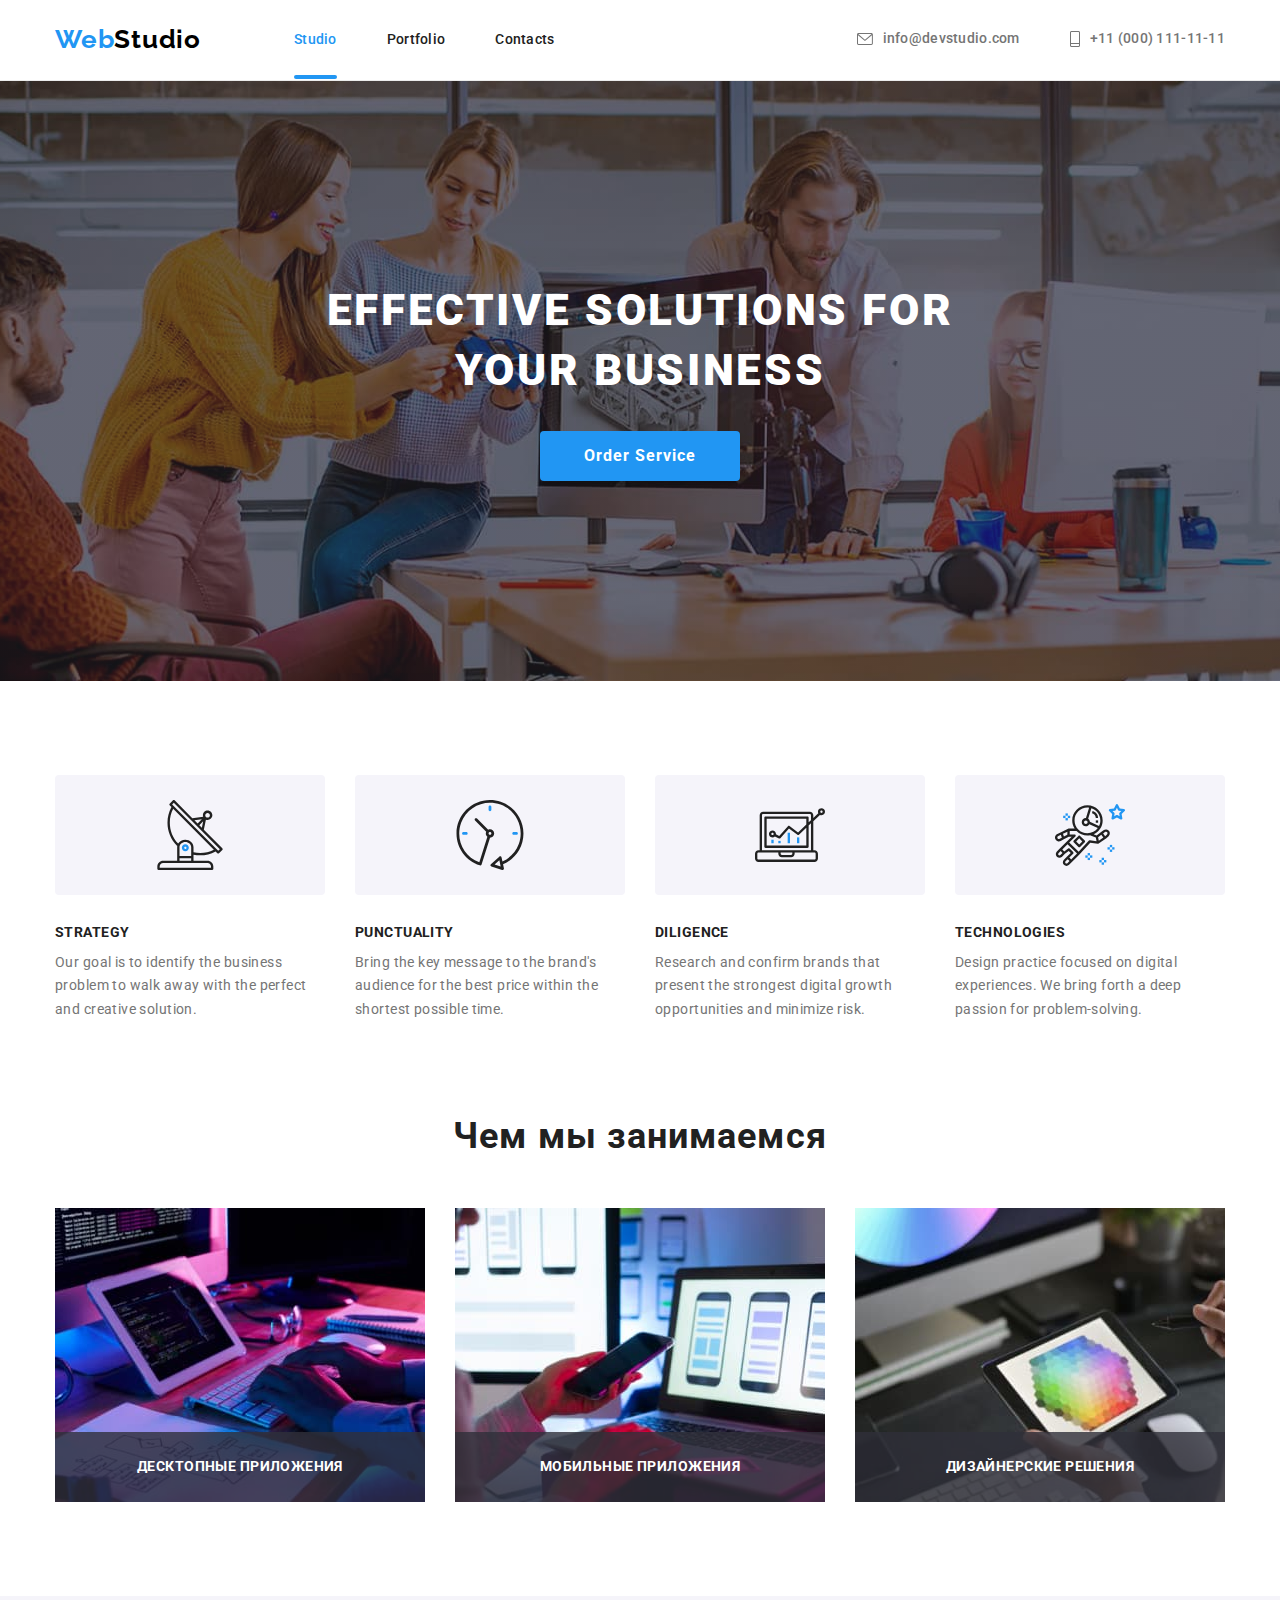
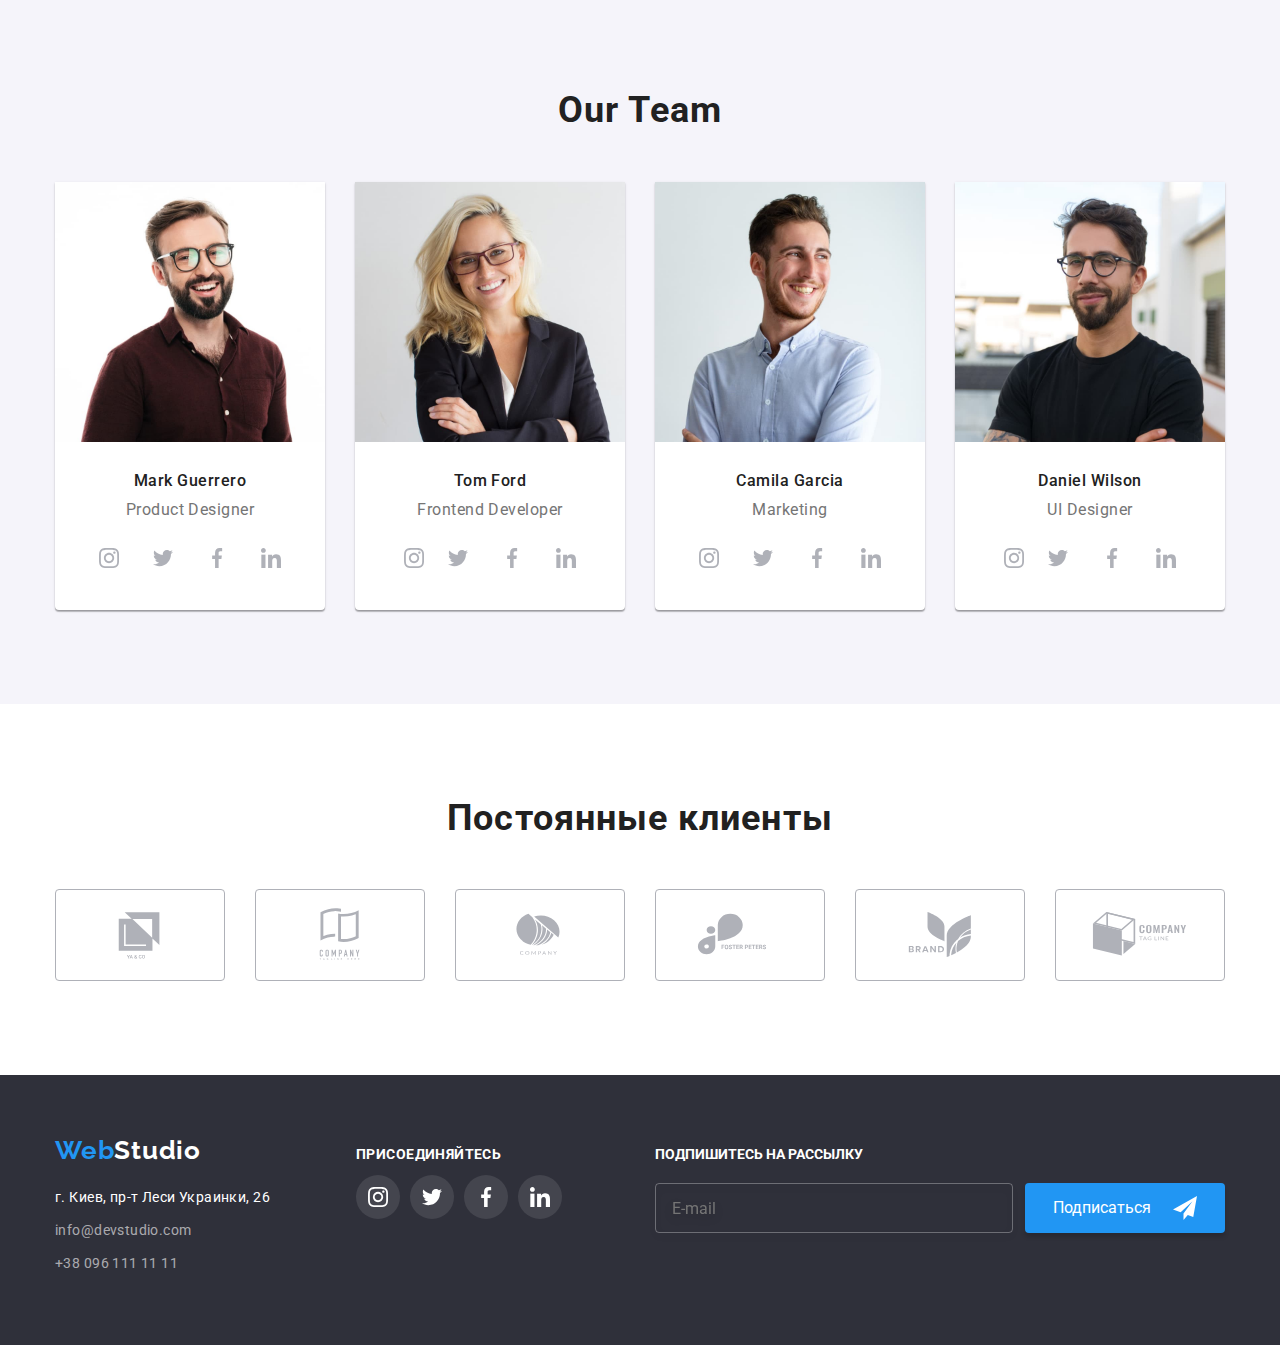
<file: index.html>
<!DOCTYPE html>
<html lang="ru">
<head>
    <meta charset="UTF-8">
    <meta http-equiv="X-UA-Compatible" content="IE=edge">
    <meta name="viewport" content="width=device-width, initial-scale=1.0">
    <title>Document</title>
    <link rel="preconnect" href="https://fonts.googleapis.com">
    <link rel="preconnect" href="https://fonts.gstatic.com" crossorigin>
    <link href="https://fonts.googleapis.com/css2?family=Raleway:wght@700&family=Roboto:wght@400;500;700;900&display=swap" rel="stylesheet">
    <link rel="stylesheet" href="https://cdnjs.cloudflare.com/ajax/libs/modern-normalize/1.1.0/modern-normalize.min.css">
    <link rel="stylesheet" href="./css/main.min.css">
</head>
<body>
    <header class="header">
        <div class="container header__container">
    <nav class="navigation">
        <a href="/" class="nav-logo"><span class="header-logo">Web</span>Studio</a>
        <ul class="nav-list list">
            <li class="nav-list__item"><a href="./index.html" class="nav-list__link active">Studio</a></li>
            <li class="nav-list__item"><a href="./portfolio.html" class="nav-list__link">Portfolio</a></li>
            <li class="nav-list__item"><a href="" class="nav-list__link">Contacts</a></li>
        </ul>
    </nav>
        <ul class="header-link-conection list">
            <li class="header-link-conection__email">
                <a href="mailto:info@devstudio.com" class="header-link-conection__contacts"><svg class="header-link-conection__icon" width="16" height="12">
                    <use href="./images/icons.svg#icon-envelope"></use>
                </svg>info@devstudio.com</a></li>
            <li class="header-link-conection__tel">
                <a href="tel:+380961111111" class="header-link-conection__contacts"><svg class="header-link-conection__icon" width="10" height="16">
                    <use href="./images/icons.svg#icon-Vector"></use>
                </svg>+11 (000) 111-11-11</a></li>
        </ul>
        </div>
    </header>
    <main>
      <section class="hero">
          <div class="container">
            <h1 class="hero__title">Effective Solutions for Your Business</h1>
            <button type="button" class="hero__btn" data-modal-open>Order Service</button>
            </div>
      </section>  
    
    <section class="about__section">
        <div class="container">
        <h2 class="visually-hidden">Наши преимущества</h2>
        <ul class="about-list list">
            <li class="about-list__item">
                <div class="about-list__container">
                    <svg class="about-list__icon" width="70" height="70">
                        <use href="./images/icons.svg#icon-antenna-1"></use>
                    </svg>
                </div>
                <h3 class="about-list__subject">Strategy</h3>
                <p class="about-list__text">Our goal is to identify the business
                    problem to walk away with the perfect and creative solution. </p>
            </li>

            <li class="about-list__item">
                <div class="about-list__container">
                    <svg class="about-list__icon" width="70" height="70">
                        <use href="./images/icons.svg#icon-clock-1"></use>
                    </svg>
                </div>
                <h3 class="about-list__subject">Punctuality</h3>
                <p class="about-list__text"> Bring the key message to the brand's audience for the best price within the shortest possible time.</p>
            </li>

            <li class="about-list__item">
                <div class="about-list__container">
                    <svg class="about-list__icon" width="70" height="70">
                        <use href="./images/icons.svg#icon-diagram-1"></use>
                    </svg>
                </div>
                <h3 class="about-list__subject">Diligence</h3>
                <p class="about-list__text">Research and confirm brands that present the strongest digital growth opportunities and minimize risk.</p>
            </li>

            <li class="about-list__item">
                <div class="about-list__container">
                    <svg class="about-list__icon" width="70" height="70">
                        <use href="./images/icons.svg#icon-astronaut-1"></use>
                    </svg>
                </div>
                <h3 class="about-list__subject">Technologies</h3>
                <p class="about-list__text">Design practice focused on digital experiences. We bring forth a deep passion for problem-solving.</p>
            </li>
        </ul>
        </div>
    </section>

    <section class="sub__section">
        <div class="container">
        <h2 class="sub-title">Чем мы занимаемся</h2>
        <ul class="sub-list sub__list list">

            <li class="sub-list__item">
               
                <img src="./images/img-1.jpg" alt="desktop" width="370" height="294" class="sub-list__img">
            <div class="sub-list__text sub-text">
                <p>Десктопные приложения</p>
            </div>
            
            </li>

            <li class="sub-list__item">
                <img src="./images/img-2.jpg" alt="mobile" width="370" height="294" class="sub-list__img">
            <div class="sub-list__top-text sub-text">
                <p>Мобильные приложения</p>
            </div>
            </li>

            <li class="sub-list__item">
                <img src="./images/img-3.jpg" alt="tablet" width="370" height="294" class="sub-list__img">
            <div class="sub-list__top-text sub-text">
                <p>Дизайнерские решения</p>
            </div>
            </li>

        </ul>
        </div>
    </section>

    <section class="team">
        <div class="container">
        <h2 class="team__title">Our Team</h2>
        <ul class="team-list list">
            
            <li class="team-list__item">
                <img src="./images/ihor-demyanenko.jpg" alt="mark-guerrero" width="270" height="260" class="team-list__img">
                <div class="team-list__content">
                <h3 class="team-list__name">Mark Guerrero</h3>
                <p class="team-list__text">Product Designer</p>
                <ul class="team-social-list list">
                
                    <li class="team-social__item">
                        <a href="" class="team-social__link"><svg class="team-social__icon" width="20" height="20">
                            <use href="./images/icons.svg#icon-instagram-2"></use>
                        </svg>
                        </a>
                        
                    </li>
                
                    <li class="team-social__item">
                        <a href="" class="team-social__link"><svg class="team-social__icon" width="20" height="20">
                                <use href="./images/icons.svg#icon-twitter-1"></use>
                            </svg>
                        </a>
                    </li>
                
                    <li class="team-social__item">
                        <a href="" class="team-social__link"><svg class="team-social__icon" width="20" height="20">
                                <use href="./images/icons.svg#icon-facebook-1"></use>
                            </svg>
                        </a>
                    </li>
                
                    <li class="team-social__item">
                        <a href="" class="team-social__link"><svg class="team-social__icon" width="20" height="20">
                                <use href="./images/icons.svg#icon-linkedin-1"></use>
                            </svg>
                        </a>
                    </li>
                
                </ul>
                </div>
            </li>
            
            <li class="team-list__item">
                <img src="./images/olha-repina.jpg" alt="olha-repina" width="270" height="260" class="team-list__img">
                <div class="team-list__content">
                <h3 class="team-list__name">Tom Ford</h3>
                <p class="team-list__text">Frontend Developer</p>
                <ul class="team-social-list list">
                
                    <li class="team-social____item">
                        <a href="" class="team-social__link"><svg class="team-social__icon" width="20" height="20">
                                <use href="./images/icons.svg#icon-instagram-2"></use>
                            </svg>
                        </a>
                    
                    </li>
                
                    <li class="team-social__item">
                        <a href="" class="team-social__link"><svg class="team-social__icon" width="20" height="20">
                                <use href="./images/icons.svg#icon-twitter-1"></use>
                            </svg>
                        </a>
                    </li>
                
                    <li class="team-social__item">
                        <a href="" class="team-social__link"><svg class="team-social__icon" width="20" height="20">
                                <use href="./images/icons.svg#icon-facebook-1"></use>
                            </svg>
                        </a>
                    </li>
                
                    <li class="team-social__item">
                        <a href="" class="team-social__link"><svg class="team-social__icon" width="20" height="20">
                                <use href="./images/icons.svg#icon-linkedin-1"></use>
                            </svg>
                        </a>
                    </li>
                
                </ul>
                </div>
            </li>
            
            <li class="team-list__item">
                <img src="./images/nikolay-tarasov.jpg" alt="nikolay-tarasov" width="270" height="260" class="team-list__img">
                <div class="team-list__content">
                <h3 class="team-list__name">Camila Garcia</h3>
                <p class="team-list__text">Marketing</p>
                <ul class="team-social-list list">

                    <li class="team-social__item">
                        <a href="" class="team-social__link"><svg class="team-social__icon" width="20" height="20">
                                <use href="./images/icons.svg#icon-instagram-2"></use>
                            </svg>
                        </a>
                    
                    </li>

                    <li class="team-social__item">
                        <a href="" class="team-social__link"><svg class="team-social__icon" width="20" height="20">
                                <use href="./images/icons.svg#icon-twitter-1"></use>
                            </svg>
                        </a>
                    </li>

                    <li class="team-social__item">
                        <a href="" class="team-social__link"><svg class="team-social__icon" width="20" height="20">
                                <use href="./images/icons.svg#icon-facebook-1"></use>
                            </svg>
                        </a>
                    </li>

                    <li class="team-social__item">
                        <a href="" class="team-social__link"><svg class="team-social__icon" width="20" height="20">
                                <use href="./images/icons.svg#icon-linkedin-1"></use>
                            </svg>
                        </a>
                    </li>

                </ul>
                </div>
            </li>
            
            <li class="team-list__item">
                <img src="./images/mihail-ermakov.jpg" alt="mihail-ermakov" width="270" height="260" class="team-list__img">
                <div class="team-list__content">
                <h3 class="team-list__name">Daniel Wilson</h3>
                <p class="team-list__text">UI Designer</p>
                <ul class="team-social-list list">
                
            <li class="team-social__-item">
                <a href="" class="team-social__link"><svg class="team-social__icon" width="20" height="20">
                <use href="./images/icons.svg#icon-instagram-2"></use>
            </svg>
            </a>
            </li>
                
                    <li class="team-social__item">
                        <a href="" class="team-social__link"><svg class="team-social__icon" width="20" height="20">
                                <use href="./images/icons.svg#icon-twitter-1"></use>
                            </svg>
                        </a>
                    </li>
                
                    <li class="team-social__item">
                        <a href="" class="team-social__link"><svg class="team-social__icon" width="20" height="20">
                                <use href="./images/icons.svg#icon-facebook-1"></use>
                            </svg>
                        </a>
                    </li>
                
                    <li class="team-social__item">
                        <a href="" class="team-social__link"><svg class="team-social__icon" width="20" height="20">
                            <use href="./images/icons.svg#icon-linkedin-1"></use>
                        </svg>
                        </a>
                    </li>
                
                </ul>
                </div>
            </li>
        </ul>
        </div>
    </section>

<section class="client">
    <div class="container">
    <h2 class="client__title">Постоянные клиенты</h2>
    <ul class="client-list list">
        <li class="client-list__item">
        <a href="" class="client-list__link"><svg class="client-list__icon" width="106" height="60">
                <use href="./images/icons.svg#icon-Logo"></use>
            </svg>
        </a>
        </li>

        <li class="client-list__item">
            <a href="" class="client-list__link"><svg class="client-list__icon" width="106" height="60">
                    <use href="./images/icons.svg#icon-Logo-1"></use>
                </svg>
            </a>
        </li>

        <li class="client-list__item">
            <a href="" class="client-list__link"><svg class="client-list__icon" width="106" height="60">
                    <use href="./images/icons.svg#icon-Logo-2"></use>
                </svg>
            </a>
        </li>

        <li class="client-list__item">
            <a href="" class="client-list__link"><svg class="client-list__icon" width="106" height="60">
                    <use href="./images/icons.svg#icon-Logo-3"></use>
                </svg>
            </a>
        </li>

        <li class="client-list__item">
            <a href="" class="client-list__link"><svg class="client-list__icon" width="106" height="60">
                    <use href="./images/icons.svg#icon-Logo-4"></use>
                </svg>
            </a>
        </li>

        <li class="client-list__item">
            <a href="" class="client-list__link"><svg class="client-list__icon" width="106" height="60">
                    <use href="./images/icons.svg#icon-Logo-5"></use>
                </svg>
            </a>
        </li>
    </ul>
    </div>
</section>

    </main>
    <footer class="footer">
        <div class="container footer__container">
            <div class="footer-wrap">
        <a href="/" class="footer-logo"><span class="logo-second">Web</span>Studio</a>
        
        <address class="address">
            <ul class="address-list list">
                <li class="address-list__item"><a href="https://www.google.com/maps/place/%D0%B1%D1%83%D0%BB.+%D0%9B%D0%B5%D1%81%D0%B8+%D0%A3%D0%BA%D1%80%D0%B0%D0%B8%D0%BD%D0%BA%D0%B8,+26,+%D0%9A%D0%B8%D0%B5%D0%B2,+02000/@50.4265807,30.5361971,17z/data=!3m1!4b1!4m5!3m4!1s0x40d4cf0e033ecbe9:0x57a4dffefec77da0!8m2!3d50.4265807!4d30.5383858" class="address-list__map">г. Киев, пр-т Леси Украинки, 26</a></li>
                <li class="address-list__item"><a href="mailto:info@devstudio.com" class="address-list__link">info@devstudio.com</a></li>
                <li class="address-list__item"><a href="tel:+380961111111" class="address-list__link">+38 096 111 11 11</a></li>
            </ul>
        </address>
            </div>
        <div class="social">
            <p class="social__title">присоединяйтесь</p>
            <ul class="social-list list">
                <li class="social-list__item">
                    <a href="" class="social-list__link"><svg class="social-list__icon" width="20" height="20">
                            <use href="./images/icons.svg#icon-instagram-2"></use>
                        </svg>
                    </a>
                </li>

                <li class="social-list__item">
                    <a href="" class="social-list__link"><svg class="social-list__icon" width="20" height="20">
                            <use href="./images/icons.svg#icon-twitter-1"></use>
                        </svg>
                    </a>
                </li>

                <li class="social-list__item">
                    <a href="" class="social-list__link"><svg class="social-list__icon" width="20" height="20">
                            <use href="./images/icons.svg#icon-facebook-1"></use>
                        </svg>
                    </a>
                </li>

                <li class="social-list__item">
                    <a href="" class="social-list__link"><svg class="social-list__icon" width="20" height="20">
                            <use href="./images/icons.svg#icon-linkedin-1"></use>
                        </svg>
                    </a>
                </li>
            </ul>
        </div>

        <div class="subscription">
            <p class="subscription__title">Подпишитесь на рассылку</p>
            <form class="subscription__form">
                <div class="subscription__window">
                <input type="text" class="subscription__input" placeholder="E-mail">
                <button type="submit" class="subscription__btn btn"> Подписаться<svg class="subscription__icon" width="24" height="24">
                    <use href="./images/icons.svg#icon-icon-send"></use>
                </svg>
            </button>
            </div>
            </form>
        </div>
        </div>
    </footer>

    <div class="backdrop is-hidden" data-modal>
        <div class="modal">
            <button type="button" class="modal__close-btn" data-modal-close> <svg class="modal-close-icon" width="11" height="11">
                <use href="./images/icons.svg#icon-Vector-1"></use>
            </svg></button>
            <p class="modal__title">Оставьте свои данные, мы вам перезвоним</p>
            <form class="modaL__form">
            
                <div class="modal__label-wrap">
                <label for="user-name" class="modal__label">Имя</label>
                
                <div class="modal__input-wrap">
                <input type="text" name="user-name" class="modal__input">
                <svg class="modal__icon" width="18" height="18">
                    <use href="./images/icons.svg#icon-person-black-18dp-1"></use>
                </svg>
                </div>
                </div>
            
                <div class="modal__label-wrap">
                <label for="user-tel" class="modal__label">Телефон</label>
                <div class="modal__input-wrap">
                <input type="tel" name="user-tel" class="modal__input">
                <svg class="modal__icon" width="18" height="18">
                    <use href="./images/icons.svg#icon-phone-black-18dp-1"></use>
                </svg>
                </div>
                </div>

                <div class="modal__label-wrap">
                <label for="user-email" class="modal__label">Почта</label>
                <div class="modal__input-wrap">
                <input type="email" name="user-email" class="modal__input">
                <svg class="modal__icon" width="18" height="18">
                    <use href="./images/icons.svg#icon-email-black-18dp-1"></use>
                </svg>
                </div>
                </div>

                <div class="text__area">
                <label for="user__text" class="modal__label">Комментарий</label>
                <textarea name="user-text" id="user-text" class="modal__text" placeholder="Введите текст"></textarea>
                    </div>

                <div class="modal__label-input">
                    <input type="checkbox" class="modal__check visually-hidden" id="modal-check" name="modal-check">
                    <label for="modal-check" class="modal__check-text">Соглашаюсь с рассылкой и принимаю &nbsp;<a href="/" class="modal__link"> Условия договора</a></label>
                    </div>
                
            
                <button type="submit" class="modal__submit-button">Отправить</button>
            </form>
           
        </div>
    </div>
    <script src="./js/modal.js"></script>
    
</body>
</html>
</file>
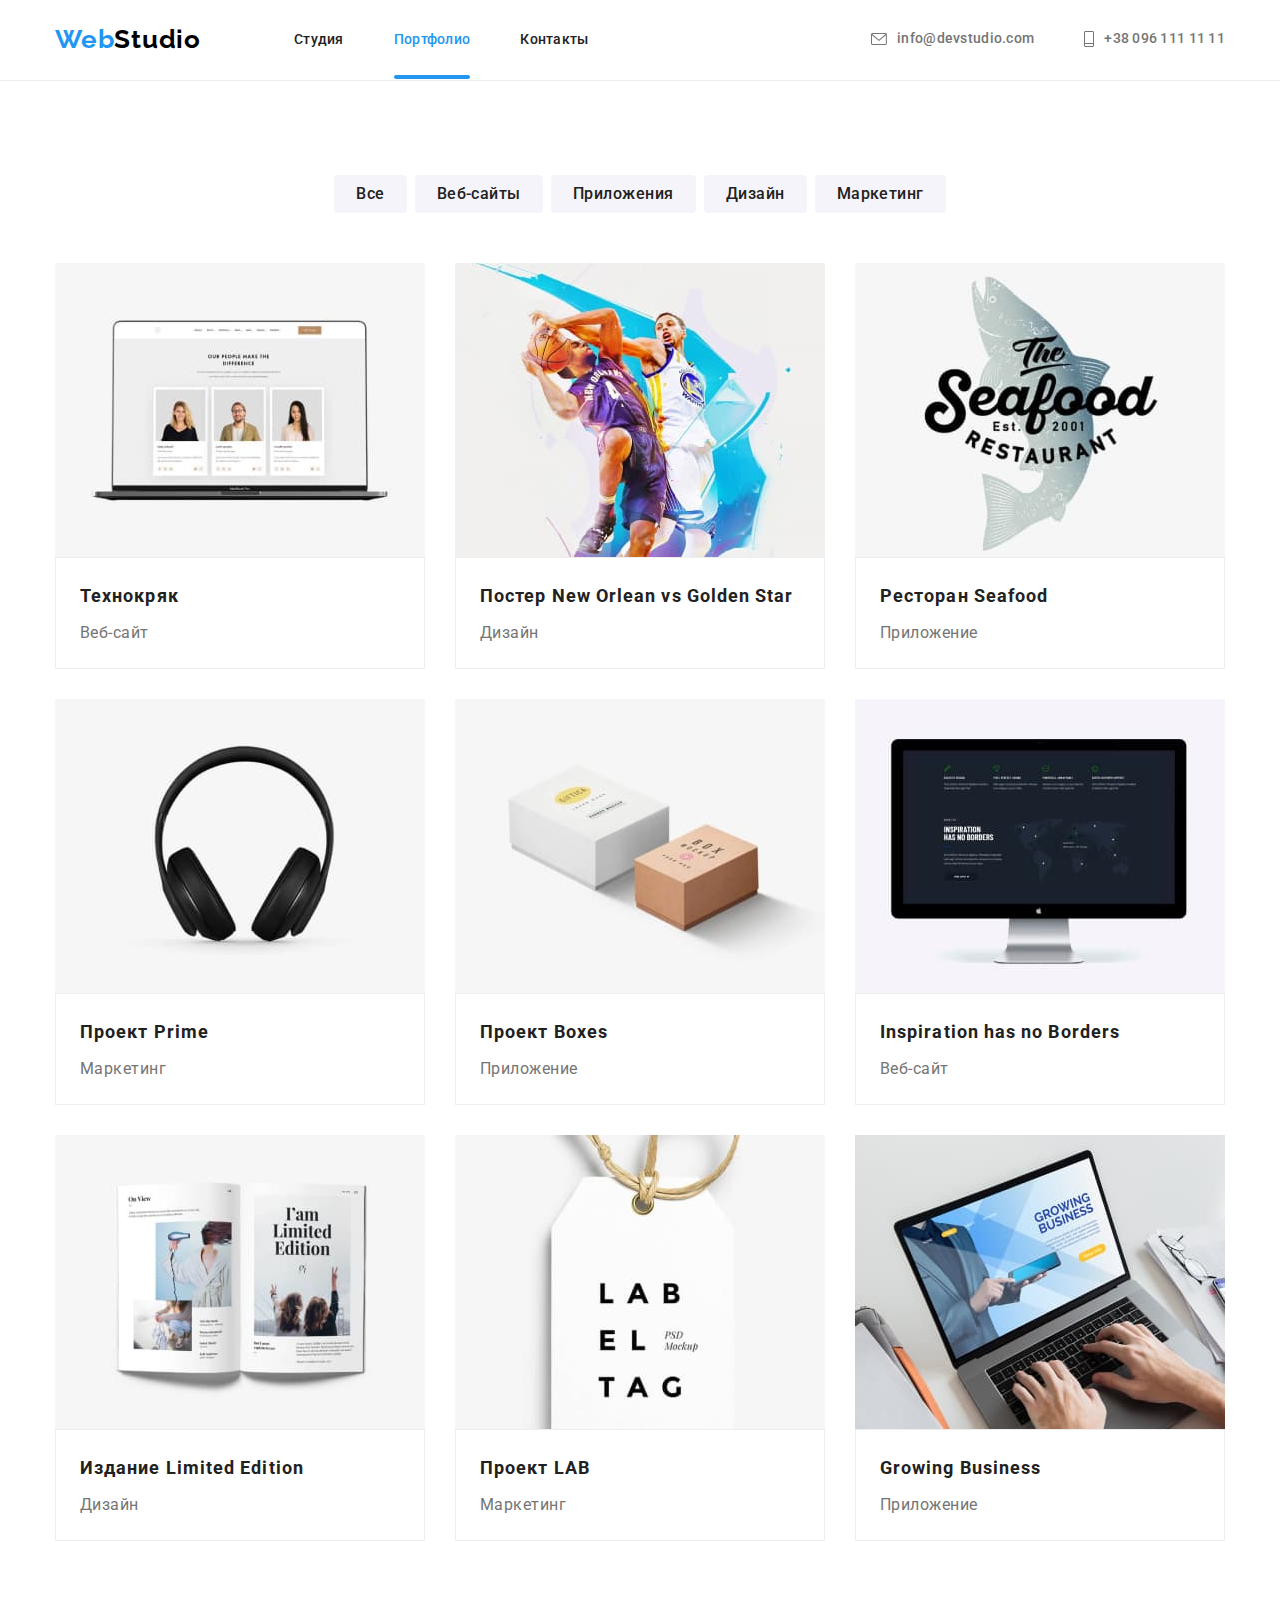
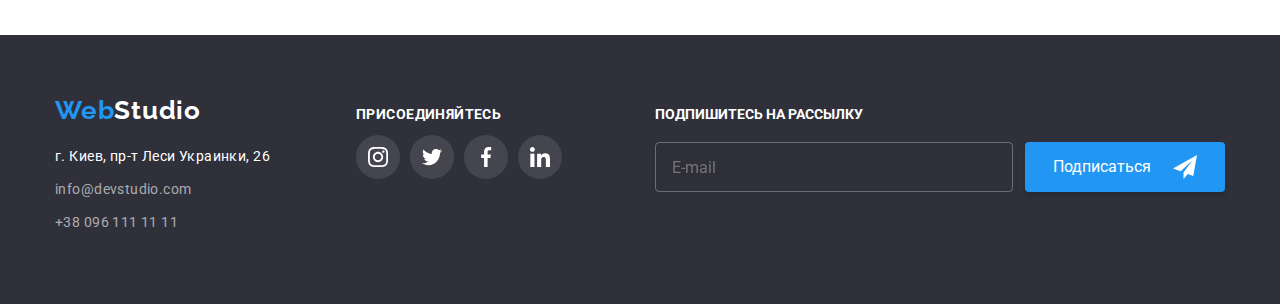
<file: portfolio.html>
<!DOCTYPE html>
<html lang="ru">
<head>
    <meta charset="UTF-8">
    <meta http-equiv="X-UA-Compatible" content="IE=edge">
    <meta name="viewport" content="width=device-width, initial-scale=1.0">
    <title>Document</title>
    <link rel="preconnect" href="https://fonts.googleapis.com">
    <link rel="preconnect" href="https://fonts.gstatic.com" crossorigin>
    <link href="https://fonts.googleapis.com/css2?family=Raleway:wght@700&family=Roboto:wght@400;500;700;900&display=swap" rel="stylesheet">
    <link rel="stylesheet" href="https://cdnjs.cloudflare.com/ajax/libs/modern-normalize/1.1.0/modern-normalize.min.css">
    <link rel="stylesheet" href="./css/main.min.css">
</head>
<body>
    <header class="header">
        <div class="container header__container">
    <nav class="navigation">
        <a href="/" class="nav-logo"><span class="header-logo">Web</span>Studio</a>
        <ul class="nav-list list">
            <li class="nav-list__item"><a href="./index.html" class="nav-list__link">Студия</a></li>
            <li class="nav-list__item"><a href="./portfolio.html" class="nav-list__link active">Портфолио</a></li>
            <li class="nav-list__item"><a href="" class="nav-list__link">Контакты</a></li>
        </ul>
    </nav>
        <ul class="header-link-conection list">
            <li class="header-link-conection__email">
                <a href="mailto:info@devstudio.com" class="header-link-conection__contacts"><svg class="header-link-conection__icon" width="16" height="12">
                    <use href="./images/icons.svg#icon-envelope"></use>
                </svg>info@devstudio.com</a></li>
            <li class="header-link-conection__tel">
                <a href="tel:+380961111111" class="header-link-conection__contacts"><svg class="header-link-conection__icon" width="10" height="16">
                    <use href="./images/icons.svg#icon-Vector"></use>
                </svg>+38 096 111 11 11  </a></li>
        </ul>
        </div>
    </header>
    <main>

        <section class="portfolio-section">
            <div class="container container-content">
            <h1 class="visually-hidden">Портфолио</h1>
       
            <ul class="portfolio-list list">
                <li class="portfolio-list__item"> 
                    <button type="button" class="portfolio-list__btn">Все</button>
                </li>

                <li class="portfolio-list__item"> 
                    <button type="button" class="portfolio-list__btn">Веб-сайты</button>
                </li>

                <li class="portfolio-list__item"> 
                    <button type="button" class="portfolio-list__btn">Приложения</button>
                </li>

                <li class="portfolio-list__item"> 
                    <button type="button" class="portfolio-list__btn">Дизайн</button>
                </li>

                <li class="portfolio-list__item"> 
                    <button type="button" class="portfolio-list__btn">Маркетинг</button>
                </li>
            </ul>
            
        
            <ul class="portfolio-cards-list list">
                <li class="portfolio-cards-list__item">
                    <a href="" class="portfolio-cards-list__link">
                        <div class="portfolio-cards-list__wrap">
                    <img src="./images/img-portfolio-1.jpg" alt="laptop" width="370" height="294" class="portfolio-cards-list__img">
                    <p class="portfolio-cards-list__top-text">Технокряк это современная площадка распространения коронавируса. Компании используют эту платформу для цифрового
                    шпионажа и атак на защищённые сервера конкурентов.</p>
                        </div>
                    <div class="portfolio-cards-list__content">
                    
                    <h2 class="portfolio-cards-list__subject">Технокряк</h2>
                    <p class="portfolio-cards-list__text">Веб-сайт</p>
                    </div>
                    </a>
                </li>

                <li class="portfolio-cards-list__item">
                    <a href="" class="portfolio-cards-list__link">
                        <div class="portfolio-cards-list__wrap">
                            <img src="./images/img-portfolio-2.jpg" alt="laptop" width="370" height="294" class="portfolio-cards-list__img">
                            <p class="portfolio-cards-list__top-text">Технокряк это современная площадка распространения коронавируса. Компании используют
                                эту платформу для цифрового
                                шпионажа и атак на защищённые сервера конкурентов.</p>
                        </div>
                    <div class="portfolio-cards-list__content">
                    <h2 class="portfolio-cards-list__subject">Постер New Orlean vs Golden Star</h2>
                    <p class="portfolio-cards-list__text">Дизайн</p>
                    </div>
                    </a>
                </li>

                <li class="portfolio-cards-list__item">
                    <a href="" class="portfolio-cards-list__link">
                    <div class="portfolio-cards-list__wrap">
                        <img src="./images/img-portfolio-3.jpg" alt="laptop" width="370" height="294" class="portfolio-cards-list__img">
                        <p class="portfolio-cards-list__top-text">Технокряк это современная площадка распространения коронавируса. Компании используют
                            эту платформу для цифрового
                            шпионажа и атак на защищённые сервера конкурентов.</p>
                    </div>
                        
                    <div class="portfolio-cards-list__content">
                    <h2 class="portfolio-cards-list__subject">Ресторан Seafood</h2>
                    <p class="portfolio-cards-list__text">Приложение</p>
                    </div>
                    </a>
                </li>

                <li class="portfolio-cards-list__item">
                    <a href="" class="portfolio-cards-list__link">
                        <div class="portfolio-cards-list__wrap">
                            <img src="./images/img-portfolio-4.jpg" alt="laptop" width="370" height="294" class="portfolio-cards-list__img">
                            <p class="portfolio-cards-list__top-text">Технокряк это современная площадка распространения коронавируса. Компании используют
                                эту платформу для цифрового
                                шпионажа и атак на защищённые сервера конкурентов.</p>
                        </div>
                    
                    <div class="portfolio-cards-list__content">
                    <h2 class="portfolio-cards-list__subject">Проект Prime</h2>
                    <p class="portfolio-cards-list__text">Маркетинг</p>
                    </div>
                    </a>
                </li>

                <li class="portfolio-cards-list__item">
                    <a href="" class="portfolio-cards-list__link">
                        <div class="portfolio-cards-list__wrap">
                            <img src="./images/img-portfolio-5.jpg" alt="laptop" width="370" height="294" class="portfolio-cards-list__img">
                            <p class="portfolio-cards-list__top-text">Технокряк это современная площадка распространения коронавируса. Компании используют
                                эту платформу для цифрового
                                шпионажа и атак на защищённые сервера конкурентов.</p>
                        </div>
                    
                    <div class="portfolio-cards-list__content">
                    <h2 class="portfolio-cards-list__subject">Проект Boxes</h2>
                    <p class="portfolio-cards-list__text">Приложение</p>
                    </div>
                    </a>
                </li>

                <li class="portfolio-cards-list__item">
                    <a href="" class="portfolio-cards-list__link">
                        <div class="portfolio-cards-list__wrap">
                            <img src="./images/img-portfolio-6.jpg" alt="laptop" width="370" height="294" class="portfolio-cards-list__img">
                            <p class="portfolio-cards-list__top-text">Технокряк это современная площадка распространения коронавируса. Компании используют
                                эту платформу для цифрового
                                шпионажа и атак на защищённые сервера конкурентов.</p>
                        </div>
                   
                    <div class="portfolio-cards-list__content">
                    <h2 class="portfolio-cards-list__subject">Inspiration has no Borders</h2>
                    <p class="portfolio-cards-list__text">Веб-сайт</p>
                    </div>
                    </a>
                </li>

                <li class="portfolio-cards-list__item">
                    <a href="" class="portfolio-cards-list__link">
                        <div class="portfolio-cards-list__wrap">
                            <img src="./images/img-portfolio-7.jpg" alt="laptop" width="370" height="294" class="portfolio-cards-list__img">
                            <p class="portfolio-cards-list__top-text">Технокряк это современная площадка распространения коронавируса. Компании используют
                                эту платформу для цифрового
                                шпионажа и атак на защищённые сервера конкурентов.</p>
                        </div>
                    
                    <div class="portfolio-cards-list__content">

                    <h2 class="portfolio-cards-list__subject">Издание Limited Edition</h2>
                    <p class="portfolio-cards-list__text">Дизайн</p>
                    </div>
                    </a>
                </li>

                <li class="portfolio-cards-list__item">
                    <a href="" class="portfolio-cards-list__link">
                        <div class="portfolio-cards-list__wrap">
                            <img src="./images/img-portfolio-8.jpg" alt="laptop" width="370" height="294" class="portfolio-cards-list__img">
                            <p class="portfolio-cards-list__top-text">Технокряк это современная площадка распространения коронавируса. Компании используют
                                эту платформу для цифрового
                                шпионажа и атак на защищённые сервера конкурентов.</p>
                        </div>
                    
                    <div class="portfolio-cards-list__content">
                    <h2 class="portfolio-cards-list__subject">Проект LAB</h2>
                    <p class="portfolio-cards-list__text">Маркетинг</p>
                    </div>
                    </a>
                </li>

                <li class="portfolio-cards-list__item">
                    <a href="" class="portfolio-cards-list__link">
                        <div class="portfolio-cards-list__wrap">
                            <img src="./images/img-portfolio-9.jpg" alt="laptop" width="370" height="294" class="portfolio-cards-list__img">
                            <p class="portfolio-cards-list__top-text">Технокряк это современная площадка распространения коронавируса. Компании используют
                                эту платформу для цифрового
                                шпионажа и атак на защищённые сервера конкурентов.</p>
                        </div>
                    
                    <div class="portfolio-cards-list__content">
                    <h2 class="portfolio-cards-list__subject">Growing Business</h2>
                    <p class="portfolio-cards-list__text">Приложение</p>
                    </div>
                    </a>
                </li>
            </ul>
            </div>
        </section>

    </main>
    <footer class="footer">
        <div class="container footer__container">
            <div class="footer-wrap">
        <a href="/" class="footer-logo"><span class="logo-second">Web</span>Studio</a>
        
        <address class="address">
            <ul class="address-list list">
                <li class="address-list__item"><a href="https://www.google.com/maps/place/%D0%B1%D1%83%D0%BB.+%D0%9B%D0%B5%D1%81%D0%B8+%D0%A3%D0%BA%D1%80%D0%B0%D0%B8%D0%BD%D0%BA%D0%B8,+26,+%D0%9A%D0%B8%D0%B5%D0%B2,+02000/@50.4265807,30.5361971,17z/data=!3m1!4b1!4m5!3m4!1s0x40d4cf0e033ecbe9:0x57a4dffefec77da0!8m2!3d50.4265807!4d30.5383858" class="address-list__map">г. Киев, пр-т Леси Украинки, 26</a></li>
                <li class="address-list__item"><a href="mailto:info@devstudio.com" class="address-list__link">info@devstudio.com</a></li>
                <li class="address-list__item"><a href="tel:+380961111111" class="address-list__link">+38 096 111 11 11</a></li>
            </ul>
        </address>
            </div>
        <div class="social">
            <p class="social__title">присоединяйтесь</p>
            <ul class="social-list list">
                <li class="social-list__item">
                    <a href="" class="social-list__link"><svg class="social-list__icon" width="20" height="20">
                            <use href="./images/icons.svg#icon-instagram-2"></use>
                        </svg>
                    </a>
                </li>

                <li class="social-list__item">
                    <a href="" class="social-list__link"><svg class="social-list__icon" width="20" height="20">
                            <use href="./images/icons.svg#icon-twitter-1"></use>
                        </svg>
                    </a>
                </li>

                <li class="social-list__item">
                    <a href="" class="social-list__link"><svg class="social-list__icon" width="20" height="20">
                            <use href="./images/icons.svg#icon-facebook-1"></use>
                        </svg>
                    </a>
                </li>

                <li class="social-list__item">
                    <a href="" class="social-list__link"><svg class="social-list__icon" width="20" height="20">
                            <use href="./images/icons.svg#icon-linkedin-1"></use>
                        </svg>
                    </a>
                </li>
            </ul>
        </div>

        <div class="subscription">
            <p class="subscription__title">Подпишитесь на рассылку</p>
            <form class="subscription__form">
                <div class="subscription__window">
                <input type="text" class="subscription__input" placeholder="E-mail">
                <button type="submit" class="subscription__btn btn"> Подписаться<svg class="subscription__icon" width="24" height="24">
                    <use href="./images/icons.svg#icon-icon-send"></use>
                </svg>
            </button>
            </div>
            </form>
        </div>
        </div>
    </footer>
</body>
</html>
</file>
<file: css/main.min.css>
:root{--title-color: #212121;--text-color: #757575;--logo-second-color: #000000;--hero-title-color: #ffffff;--background-color: #ffffff;--background-hero: #2f303a;--accent-color: #2196f3}p,h1,h2,h3,h4,h5,h6{margin:0}ul{margin:0;padding:0}img{display:block;max-width:100%;height:auto}button{cursor:pointer;border:none}body{font-family:'Roboto', sans-serif;background-color:var(--background-color);color:var(--title-color)}.list{list-style:none}a{text-decoration:none}.visually-hidden{position:absolute;white-space:nowrap;width:1px;height:1px;overflow:hidden;border:0;padding:0;clip:rect(0 0 0 0);clip-path:inset(50%);margin:-1px}.container{width:1200px;padding-left:15px;padding-right:15px;margin:0 auto}.nav-logo{font-family:'Raleway', sans-serif;font-weight:700;font-size:26px;line-height:1.19;letter-spacing:0.03em;color:var(--logo-second-color);margin-right:93px}.header-logo{font-family:'Raleway', sans-serif;font-weight:700;font-size:26px;line-height:1.19;letter-spacing:0.03em;color:var(--accent-color)}.header{padding-top:24px;padding-bottom:25px;border-bottom:1px solid #ececec}.navigation{display:flex;align-items:center}.nav-list{display:flex}.nav-list__item+.nav-list__item{margin-left:50px}.header-link-conection{display:flex;margin-left:auto}.header__container{display:flex;align-items:center}.nav-list__link{font-weight:500;font-size:14px;line-height:1.14;letter-spacing:0.02em;color:var(--title-color);transition:color 250ms cubic-bezier(0.4, 0, 0.2, 1)}.nav-list__link:hover,.nav-list__link:focus{color:var(--accent-color)}.nav-list__link.active{color:var(--accent-color);position:relative}.nav-list__link.active::after{content:'';width:100%;height:4px;border-radius:2px;position:absolute;background-color:var(--accent-color);left:0;bottom:-32px}.header-link-conection__contacts{font-weight:500;font-size:14px;line-height:1.14;letter-spacing:0.02em;color:var(--text-color);display:flex;align-items:center;transition:color 250ms cubic-bezier(0.4, 0, 0.2, 1)}.header-link-conection__contacts:hover,.header-link-conection__contacts:focus{color:var(--accent-color)}.header-link-conection__tel{margin-left:50px}.header-link-conection__icon{margin-right:10px;fill:currentColor}.hero{background-color:var(--background-hero);background-image:linear-gradient(rgba(47,48,58,0.4), rgba(47,48,58,0.4)),url(../images/bg-image.jpg);background-repeat:no-repeat;background-position:center;background-size:cover;padding-top:200px;padding-bottom:200px;text-align:center;max-width:1600px;margin:0 auto}.hero__title{font-weight:900;font-size:44px;line-height:1.36;letter-spacing:0.06em;text-transform:uppercase;color:var(--hero-title-color);margin-bottom:30px;width:696px;margin-left:auto;margin-right:auto}.hero__btn{font-family:inherit;font-weight:700;font-size:16px;line-height:1.87;letter-spacing:0.06em;cursor:pointer;color:#ffffff;background-color:var(--accent-color);box-shadow:0px 4px 4px rgba(0,0,0,0.15);border-radius:4px;min-width:200px;height:50px;transition:background-color 250ms cubic-bezier(0.4, 0, 0.2, 1)}.hero__btn:hover,.hero__btn:focus{background-color:#188ce8;box-shadow:0px 4px 4px rgba(0,0,0,0.15)}.about__section{padding-top:94px;padding-bottom:94px}.about-list{display:flex}.about-list__item+.about-list__item{margin-left:30px}.about-list__item{width:270px}.about-list__container{width:270px;height:120px;background-color:#f5f4fa;align-items:center;justify-content:center;display:flex;margin-bottom:30px;border-radius:4px}.about-list__subject{font-weight:700;font-size:14px;line-height:1.14;letter-spacing:0.03em;text-transform:uppercase;margin-bottom:10px}.about-list__text{font-size:14px;line-height:1.71;letter-spacing:0.03em;color:var(--text-color)}.sub__section{padding-bottom:94px}.sub-title{font-weight:700;font-size:36px;line-height:1.16;text-align:center;letter-spacing:0.03em;margin-bottom:50px}.sub-list{display:flex}.sub__list{margin-left:-30px}.sub-list__item{width:calc(100% / 3 - 30px);margin-left:30px;position:relative}.sub-text{position:absolute;bottom:0;font-weight:700;font-size:14px;line-height:1.14;text-align:center;letter-spacing:0.03em;text-transform:uppercase;color:var(--hero-title-color);background-color:rgba(47,48,58,0.8);min-width:370px;height:70px;padding:27px 82px}.team{padding-top:94px;padding-bottom:94px;background-color:#f5f4fa}.team__title{font-weight:700;font-size:36px;line-height:1.16;text-align:center;letter-spacing:0.03em;margin-bottom:50px}.team-list{display:flex;margin-left:-30px}.team-list__item{width:calc(100% / 4 - 30px);margin-left:30px;background-color:var(--background-color);box-shadow:0px 1px 3px rgba(0,0,0,0.12),0px 1px 1px rgba(0,0,0,0.14),0px 2px 1px rgba(0,0,0,0.2);border-radius:0px 0px 4px 4px}.team-list__content{padding-top:30px;padding-bottom:30px;text-align:center}.team-list__name{font-weight:500;font-size:16px;line-height:1.18;letter-spacing:0.03em;margin-bottom:10px}.team-list__text{font-size:16px;line-height:1.18;letter-spacing:0.03em;color:var(--text-color);margin-bottom:16px}.team-social-list{display:flex;justify-content:center}.team-social__item+.team-social__item{margin-left:10px}.team-social__link{width:44px;height:44px;background-color:var(--hero-title-color);border-radius:50%;display:flex;align-items:center;justify-content:center;transition:background-color 250ms cubic-bezier(0.4, 0, 0.2, 1)}.team-social__link:focus,.team-social__link:hover{background-color:var(--accent-color)}.team-social__icon{fill:#afb1b8;transition:fill 250ms cubic-bezier(0.4, 0, 0.2, 1)}.team-social__link:focus .team-social__icon{fill:#ffffff}.team-social__link:hover .team-social__icon{fill:#ffffff}.client{padding-top:94px;padding-bottom:94px}.client__title{font-weight:700;font-size:36px;line-height:1.16;text-align:center;letter-spacing:0.03em;margin-bottom:50px}.client-list{display:flex;align-items:center;justify-content:center}.client-list__item+.client-list__item{margin-left:30px}.client-list__link{justify-content:center;align-items:center;display:flex;color:#afb1b8;width:100%;height:100%;width:170px;height:92px;border:1px solid #afb1b8;box-sizing:border-box;border-radius:4px;transition:border 250ms cubic-bezier(0.4, 0, 0.2, 1)}.client-list__link:hover,.client-list__link:focus{color:var(--accent-color);border-color:var(--accent-color)}.client-list__icon{fill:currentColor;transition:color 250ms cubic-bezier(0.4, 0, 0.2, 1)}.footer{background-color:var(--background-hero);padding-top:60px;padding-bottom:60px}.footer__container{align-items:baseline;display:flex}.logo-second{font-family:'Raleway', sans-serif;font-weight:700;font-size:26px;line-height:1.19;letter-spacing:0.03em;color:var(--accent-color)}.footer-wrap{flex-grow:1}.footer-logo{font-family:'Raleway', sans-serif;font-weight:700;font-size:26px;line-height:1.19;letter-spacing:0.03em;color:var(--hero-title-color);display:block;margin-bottom:20px}.address{font-style:normal}.address-list__map{font-size:14px;line-height:1.71;letter-spacing:0.03em;color:#ffffff;display:block;margin-bottom:9px}.address-list__link{font-size:14px;line-height:1.71;letter-spacing:0.03em;color:rgba(255,255,255,0.6);display:block;margin-bottom:9px;transition:color 250ms cubic-bezier(0.4, 0, 0.2, 1)}.address-list__link:focus,.address-list__link:hover{color:var(--accent-color)}.social{margin-left:70px}.social__title{font-weight:700;font-size:14px;line-height:1.14px;letter-spacing:0.03em;text-transform:uppercase;margin-bottom:20px;color:var(--hero-title-color)}.social-list{display:flex;align-items:center;justify-content:center}.social-list__link{width:44px;height:44px;background-color:rgba(255,255,255,0.1);border-radius:50%;display:flex;align-items:center;justify-content:center;color:var(--hero-title-color);transition:background-color 250ms cubic-bezier(0.4, 0, 0.2, 1)}.social-list__link:hover,.social-list__link:focus{background-color:var(--accent-color)}.social-list__icon{fill:currentColor}.social-list__item+.social-list__item{margin-left:10px}.subscription{margin-left:93px}.subscription__title{font-weight:700;font-size:14px;line-height:1.14;text-transform:uppercase;color:var(--hero-title-color);margin-bottom:20px}.subscription__input{background-color:transparent;color:var(--hero-title-color);width:358px;height:50px;border:1px solid rgba(255,255,255,0.3);filter:drop-shadow(0px 4px 4px rgba(0,0,0,0.15));border-radius:4px;padding-left:16px;outline:none;transition:border 250ms cubic-bezier(0.4, 0, 0.2, 1)}.subscription__input:hover,.subscription__input:focus{border-color:var(--accent-color)}.subscription__btn{width:200px;height:50px;color:var(--hero-title-color);background:#2196f3;box-shadow:0px 4px 4px rgba(0,0,0,0.15);border-radius:4px;margin-left:12px;transition:background-color 250ms cubic-bezier(0.4, 0, 0.2, 1);display:flex;align-items:center;justify-content:space-evenly}.subscription__window{display:flex;align-items:center}.portfolio-section{padding-top:94px;padding-bottom:94px}.portfolio-list{margin-bottom:50px;display:flex;justify-content:center}.portfolio-list__item+.portfolio-list__item{margin-left:8px}.portfolio-list__btn{font-family:inherit;font-weight:500;font-size:16px;line-height:1.62;text-align:center;letter-spacing:0.03em;cursor:pointer;color:var(--title-color);background-color:#f5f4fa;border-radius:4px;padding:6px 22px;transition:background-color 250ms cubic-bezier(0.4, 0, 0.2, 1),color 250ms cubic-bezier(0.4, 0, 0.2, 1),box-shadow 250ms cubic-bezier(0.4, 0, 0.2, 1)}.portfolio-list__btn:hover,.portfolio-list__btn:focus{color:var(--hero-title-color);background-color:var(--accent-color);box-shadow:0px 3px 1px rgba(0,0,0,0.1),0px 1px 2px rgba(0,0,0,0.08),0px 2px 2px rgba(0,0,0,0.12)}.portfolio-cards-list__content{padding:20px 24px;background:#ffffff;border:1px solid #eeeeee;box-sizing:border-box}.portfolio-cards-list__wrap{position:relative;overflow:hidden}.portfolio-cards-list{display:flex;flex-wrap:wrap;margin-left:-30px;margin-bottom:-30px}.portfolio-cards-list__item{flex-basis:calc(100% / 3 - 30px);margin-left:30px;margin-bottom:30px;position:relative}.portfolio-cards-list__top-text{position:absolute;top:0;left:0;font-size:18px;line-height:1.55;color:var(--hero-title-color);background-color:rgba(33,150,243,0.9);padding:63px 24px;height:100%;transform:translateY(101%);transition:transform 250ms cubic-bezier(0.4, 0, 0.2, 1)}.portfolio-cards-list__item:hover .portfolio-cards-list__top-text{transform:translateY(0)}.portfolio-cards-list__subject{font-weight:700;font-size:18px;line-height:2;letter-spacing:0.06em;color:var(--title-color);margin-bottom:4px}.portfolio-cards-list__text{font-size:16px;line-height:1.87;letter-spacing:0.03em;color:var(--text-color)}.portfolio-cards-list__link{display:block;transition:box-shadow 250ms cubic-bezier(0.4, 0, 0.2, 1)}.portfolio-cards-list__link:focus,.portfolio-cards-list__link:hover{box-shadow:0px 1px 1px rgba(0,0,0,0.12),0px 4px 4px rgba(0,0,0,0.06),1px 4px 6px rgba(0,0,0,0.16)}.backdrop{width:100vw;height:100vh;background:rgba(0,0,0,0.2);position:fixed;top:0;transition:opacity 250ms, visibility 250ms}.backdrop.is-hidden .modal{transform:rotate(600deg) scale(2.5)}.modal{width:528px;min-height:581px;border-radius:4px;background-color:#ffffff;box-shadow:0px 1px 3px rgba(0,0,0,0.12),0px 1px 1px rgba(0,0,0,0.14),0px 2px 1px rgba(0,0,0,0.2);position:absolute;top:50%;left:50%;transform:translate(-50%, -50%) rotate(0) scale(1);transition:transform 250ms;padding:40px}.modal__close-btn{width:30px;height:30px;background-color:transparent;border:1px solid rgba(0,0,0,0.1);border-radius:50%;position:absolute;top:8px;right:8px;transition:fill 250ms cubic-bezier(0.4, 0, 0.2, 1)}.modal__close-btn:hover,.modal__close-btn:focus{fill:var(--accent-color)}.modal__title{font-weight:700;font-size:20px;line-height:1.15;text-align:center;color:var(--title-color);margin-bottom:12px}.is-hidden{opacity:0;pointer-events:none;visibility:hidden}.modal__label-wrap{margin-bottom:10px}.modal__input-wrap{position:relative}.modal__icon{position:absolute;left:12px;top:50%;transform:translateY(-50%);transition:fill 250ms cubic-bezier(0.4, 0, 0.2, 1)}.modal__input:focus+.modal__icon{fill:var(--accent-color)}.modal__input:hover+.modal__icon{fill:var(--accent-color)}.modal__input{font-size:12px;line-height:1.16;color:var(--text-color);width:100%;height:40px;border:1px solid rgba(33,33,33,0.2);box-sizing:border-box;border-radius:4px;padding:12px 42px;outline:none;transition:border 250ms cubic-bezier(0.4, 0, 0.2, 1)}.modal__input:focus,.modal__input:hover{border:1px solid var(--accent-color)}.modal__input:placeholder{font-size:12px;line-height:1.16;color:rgba(117,117,117,0.5);margin-bottom:20px}.modal__label{display:block;font-size:12px;line-height:1.16;color:var(--text-color);margin-bottom:4px}.modal__text{font-size:12px;line-height:1.16;color:var(--text-color);width:100%;height:120px;border:1px solid rgba(33,33,33,0.2);border-radius:4px;padding:12px 16px;resize:none;outline:none;transition:border 250ms cubic-bezier(0.4, 0, 0.2, 1)}.modal__text:placeholder{font-size:12px;line-height:1.16;color:rgba(117,117,117,0.5)}.modal__text:focus,.modal__text:hover{border:1px solid var(--accent-color)}.text__area{margin-bottom:20px}.modal__label-input{margin-bottom:30px;display:flex;justify-content:center}.modal__check-text{font-size:14px;line-height:1.71;letter-spacing:0.03em;color:var(--text-color);display:flex;align-items:center}.modal__check-text::before{content:'';width:16px;height:15px;border:2px solid #000000;border-radius:2px;display:block;margin-right:5px}.modal__check:checked+.modal__check-text::before{background-image:url(../images/icon-check.svg);border:none}.modal__submit-button{font-family:inherit;font-size:16px;line-height:1.87;font-weight:700;display:block;position:relative;margin:0 auto;width:200px;height:50px;color:var(--hero-title-color);background:#2196f3;box-shadow:0px 4px 4px rgba(0,0,0,0.15);border-radius:4px;transition:border 250ms cubic-bezier(0.4, 0, 0.2, 1);transition:background-color 250ms cubic-bezier(0.4, 0, 0.2, 1)}.modal__submit-button:focus,.modal__submit-button:hover{background:#188ce8}.modal__link{text-decoration:underline;color:var(--accent-color)}
/*# sourceMappingURL=main.min.css.map */
</file>
